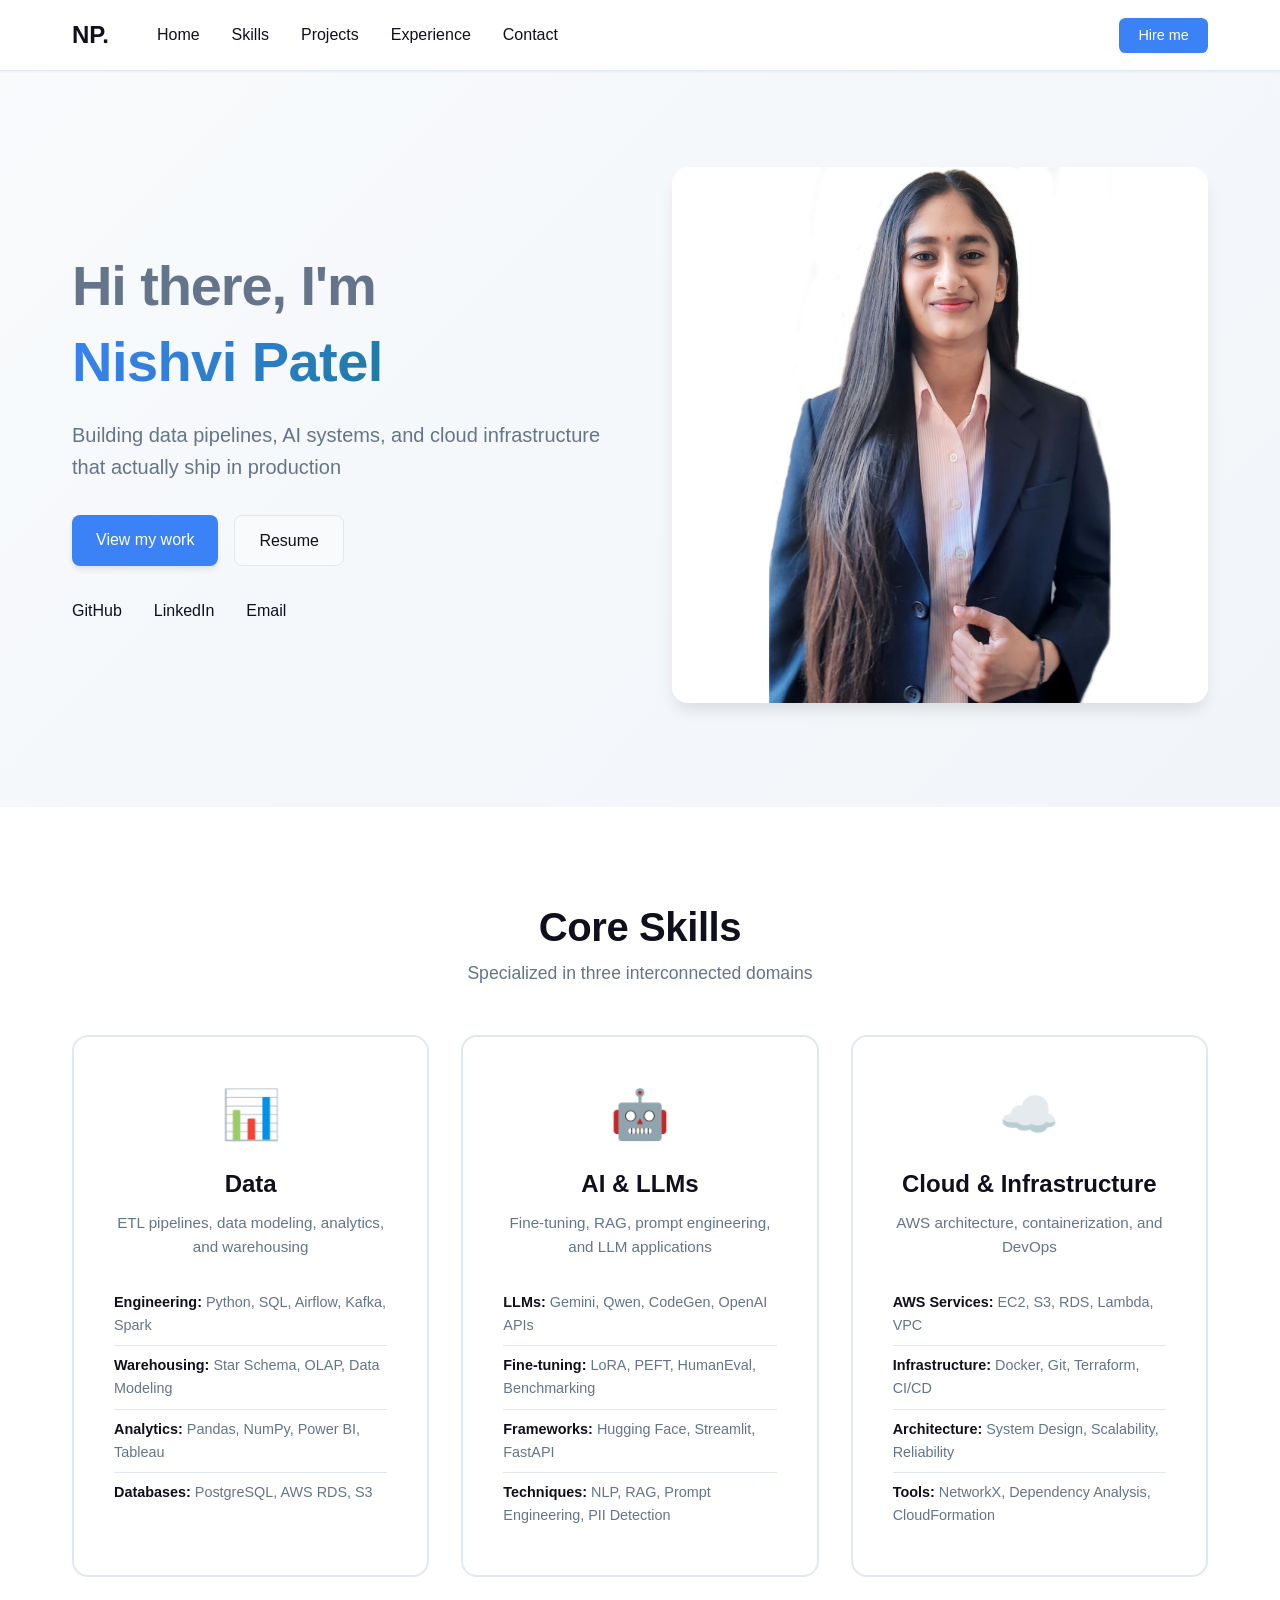
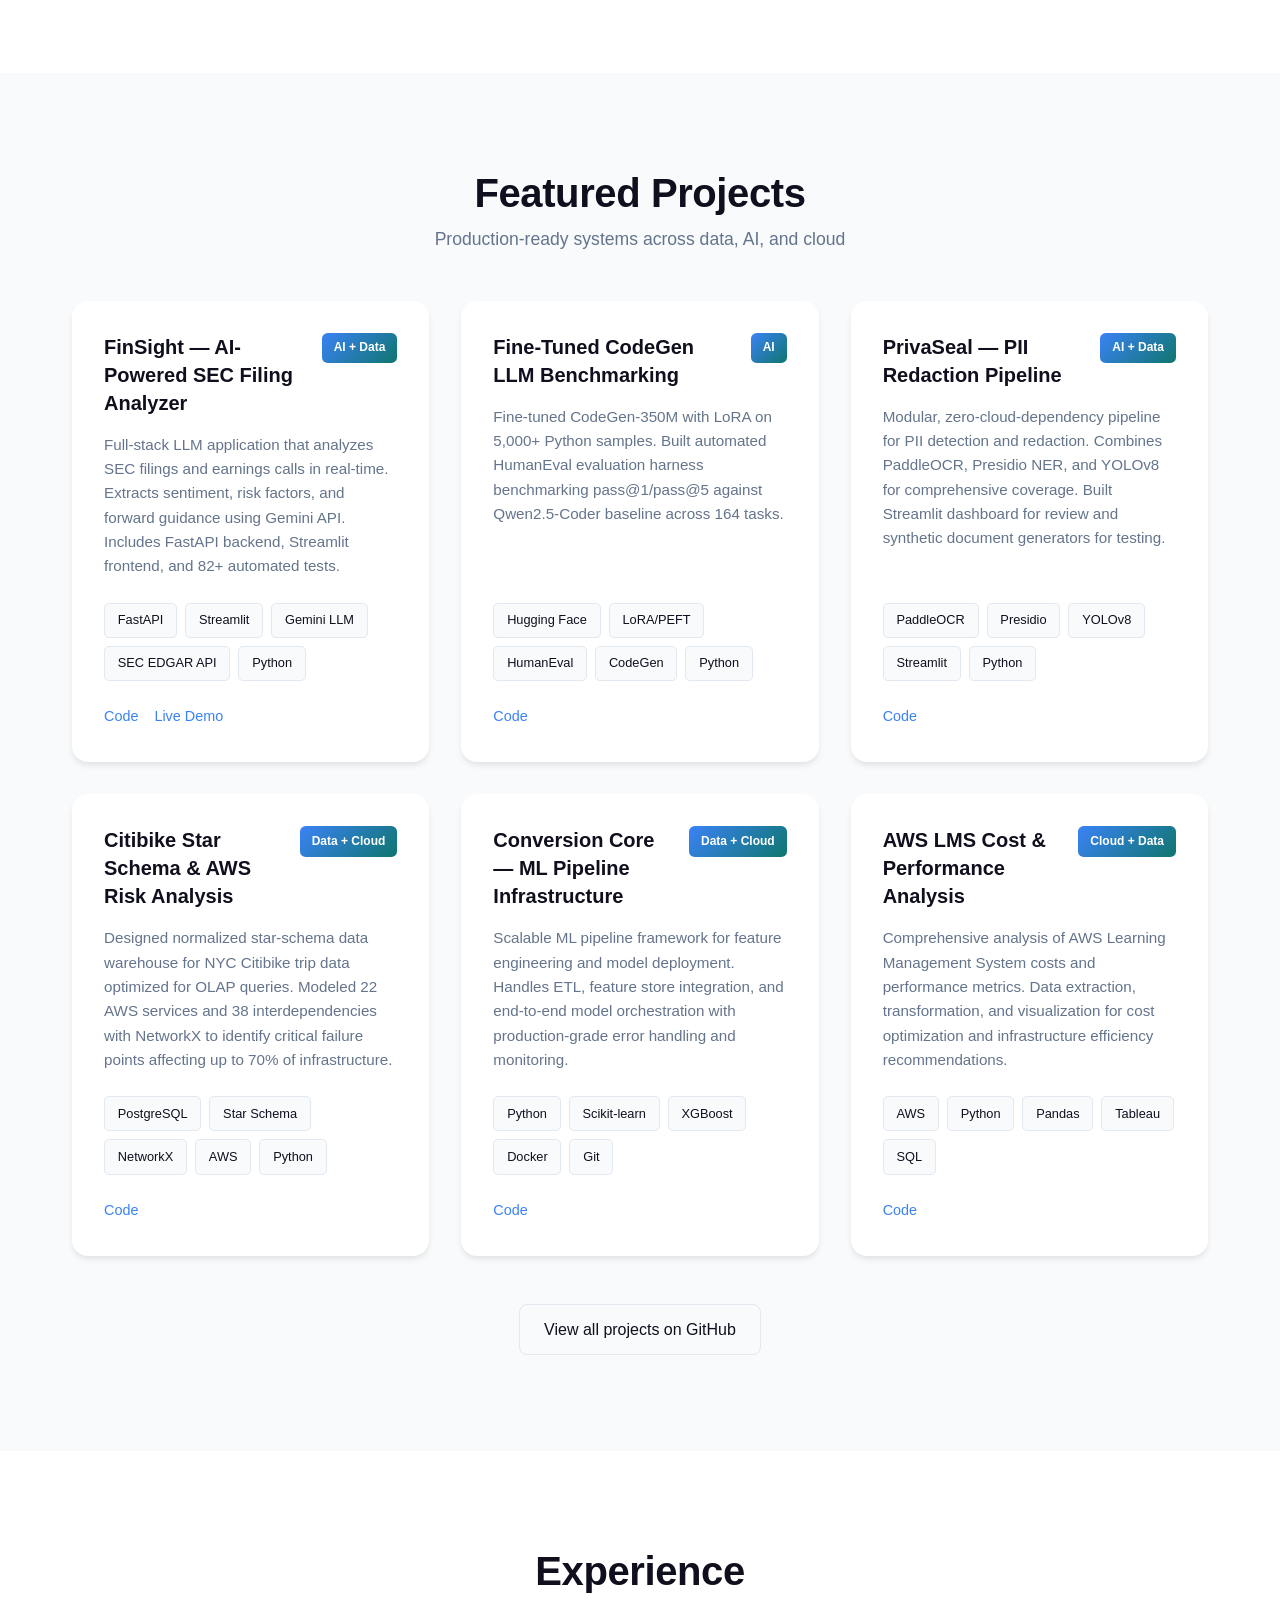
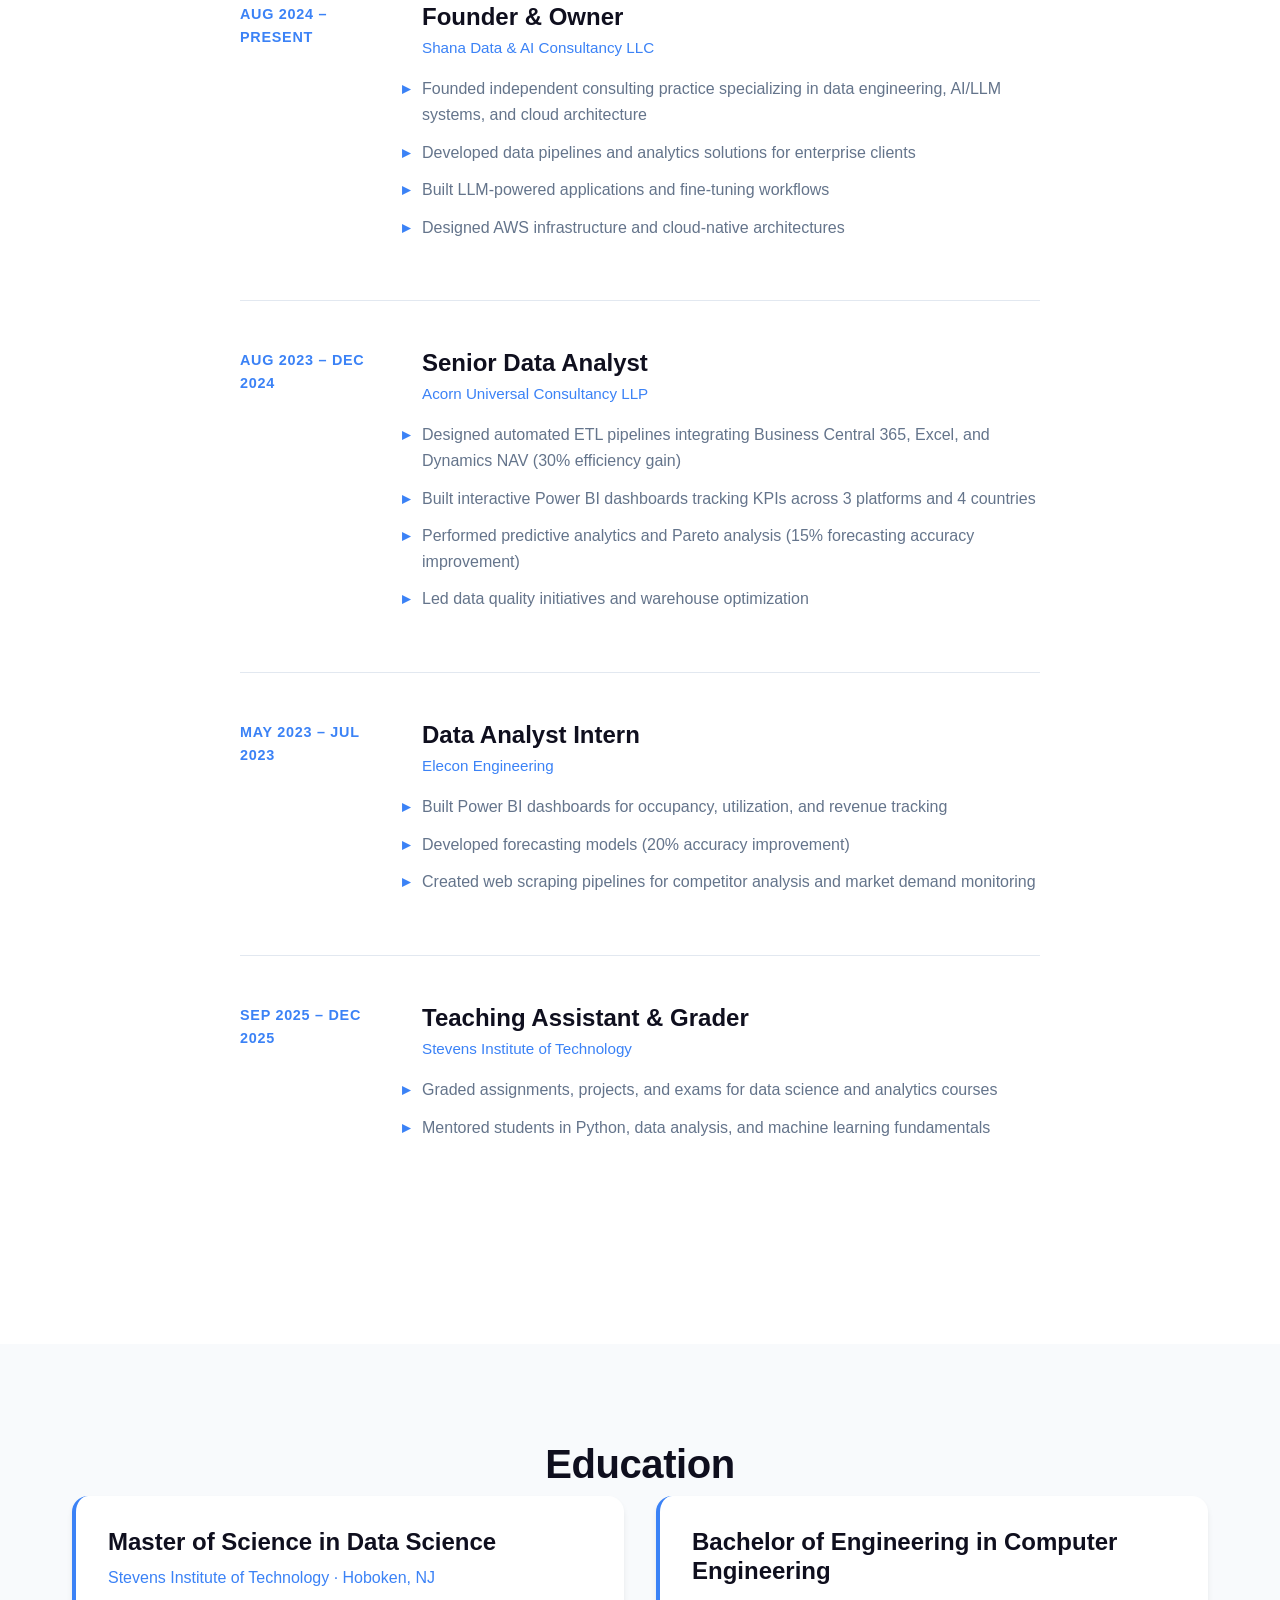
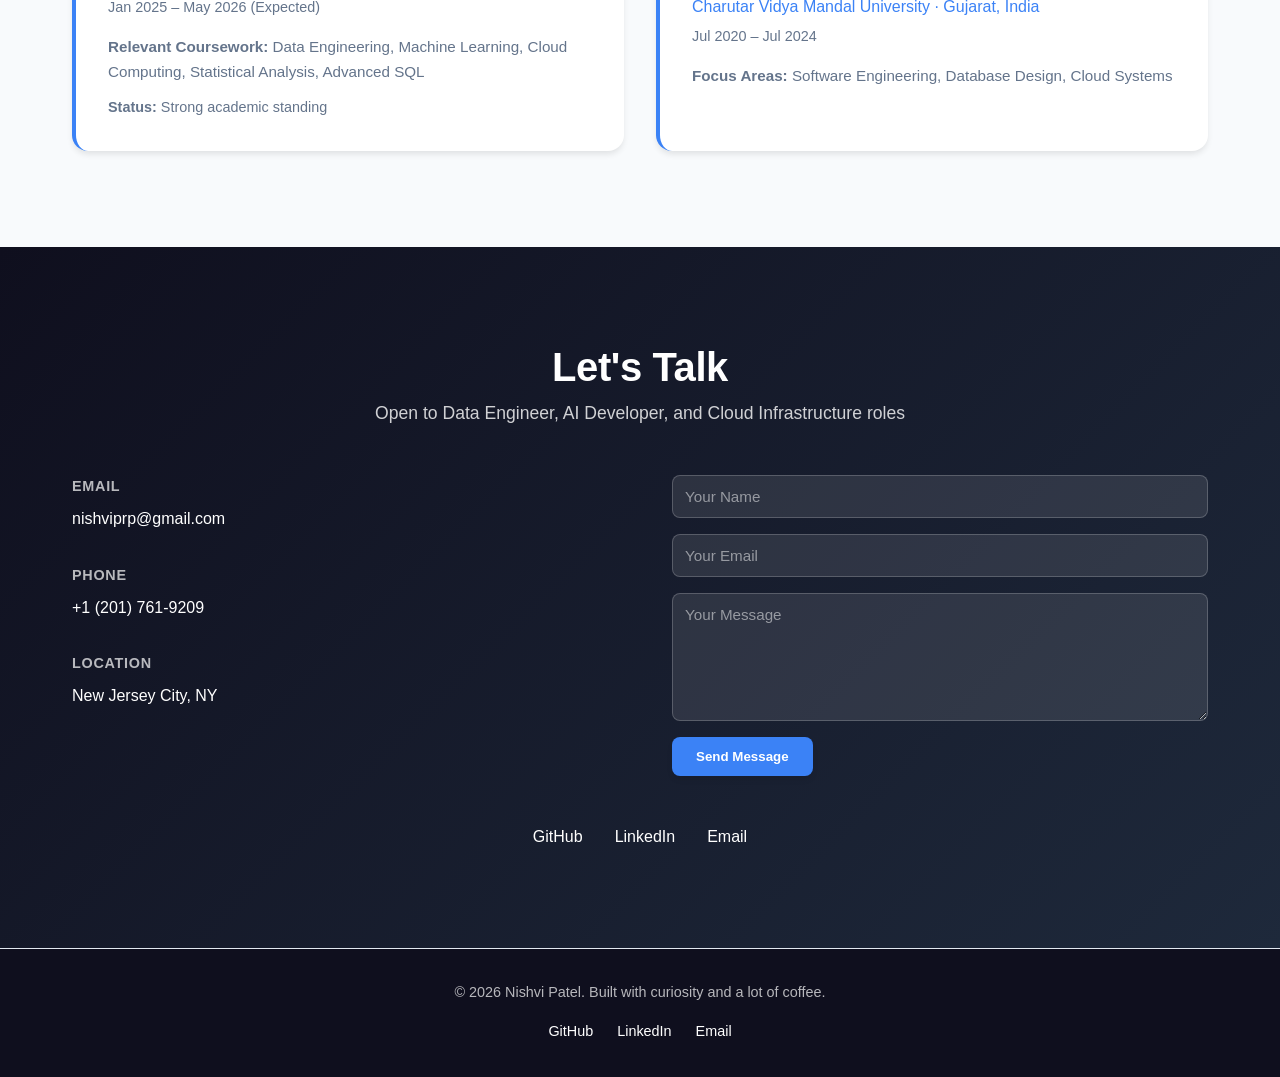
<file: index.html>
<!DOCTYPE html>
<html lang="en">
  <head>
    <meta charset="UTF-8" />
    <meta name="viewport" content="width=device-width, initial-scale=1.0" />
    <meta
      name="description"
      content="Nishvi Patel | Data Engineer & AI Developer | Specialized in Data Engineering, AI/LLMs, and Cloud Infrastructure"
    />
    <meta name="theme-color" content="#0f0f1e" />
    <title>Nishvi Patel | Data + AI + Cloud</title>
    <link rel="stylesheet" href="style.css" />
  </head>
  <body>
    <!-- Navigation -->
    <nav class="navbar">
      <div class="nav-container">
        <div class="logo">NP.</div>
        <ul class="nav-menu">
          <li><a href="#home" class="nav-link">Home</a></li>
          <li><a href="#skills" class="nav-link">Skills</a></li>
          <li><a href="#projects" class="nav-link">Projects</a></li>
          <li><a href="#experience" class="nav-link">Experience</a></li>
          <li><a href="#contact" class="nav-link">Contact</a></li>
        </ul>
        <button class="cta-btn"><a href="#contact" style="color: inherit; text-decoration: none;">Hire me</a></button>
      </div>
    </nav>

    <!-- Hero Section -->
    <section id="home" class="hero">
      <div class="hero-content">
        <div class="hero-text">
          <h1>Hi there, I'm</h1>
          <h2 class="name-title">Nishvi Patel</h2>
          <p class="hero-subtitle">
            Building data pipelines, AI systems, and cloud infrastructure
            <br>that actually ship in production
          </p>
          <div class="hero-cta">
            <a href="#projects" class="btn btn-primary">View my work</a>
            <a href="Nishvi%20Patel%20Resume.pdf" class="btn btn-secondary" download>Resume</a>
          </div>
          <div class="hero-links">
            <a href="https://github.com/Nishviprp" target="_blank">GitHub</a>
            <a href="https://www.linkedin.com/in/nishvi-patel-9186a4219" target="_blank">LinkedIn</a>
            <a href="mailto:nishviprp@gmail.com">Email</a>
          </div>
        </div>
        <div class="hero-image">
          <img src="nishvi.jpg" alt="Nishvi Patel" />
        </div>
      </div>
    </section>

    <!-- Three Pillars: Data + AI + Cloud -->
    <section id="skills" class="skills-pillars">
      <div class="container">
        <h2 class="section-title">Core Skills</h2>
        <p class="section-subtitle">Specialized in three interconnected domains</p>
        
        <div class="pillars-grid">
          <!-- Data Pillar -->
          <div class="pillar">
            <div class="pillar-icon">📊</div>
            <h3>Data</h3>
            <p>ETL pipelines, data modeling, analytics, and warehousing</p>
            <ul class="pillar-skills">
              <li><strong>Engineering:</strong> Python, SQL, Airflow, Kafka, Spark</li>
              <li><strong>Warehousing:</strong> Star Schema, OLAP, Data Modeling</li>
              <li><strong>Analytics:</strong> Pandas, NumPy, Power BI, Tableau</li>
              <li><strong>Databases:</strong> PostgreSQL, AWS RDS, S3</li>
            </ul>
          </div>

          <!-- AI Pillar -->
          <div class="pillar">
            <div class="pillar-icon">🤖</div>
            <h3>AI & LLMs</h3>
            <p>Fine-tuning, RAG, prompt engineering, and LLM applications</p>
            <ul class="pillar-skills">
              <li><strong>LLMs:</strong> Gemini, Qwen, CodeGen, OpenAI APIs</li>
              <li><strong>Fine-tuning:</strong> LoRA, PEFT, HumanEval, Benchmarking</li>
              <li><strong>Frameworks:</strong> Hugging Face, Streamlit, FastAPI</li>
              <li><strong>Techniques:</strong> NLP, RAG, Prompt Engineering, PII Detection</li>
            </ul>
          </div>

          <!-- Cloud Pillar -->
          <div class="pillar">
            <div class="pillar-icon">☁️</div>
            <h3>Cloud & Infrastructure</h3>
            <p>AWS architecture, containerization, and DevOps</p>
            <ul class="pillar-skills">
              <li><strong>AWS Services:</strong> EC2, S3, RDS, Lambda, VPC</li>
              <li><strong>Infrastructure:</strong> Docker, Git, Terraform, CI/CD</li>
              <li><strong>Architecture:</strong> System Design, Scalability, Reliability</li>
              <li><strong>Tools:</strong> NetworkX, Dependency Analysis, CloudFormation</li>
            </ul>
          </div>
        </div>
      </div>
    </section>

    <!-- Projects Section -->
    <section id="projects" class="projects">
      <div class="container">
        <h2 class="section-title">Featured Projects</h2>
        <p class="section-subtitle">Production-ready systems across data, AI, and cloud</p>

        <div class="projects-grid">
          <!-- Project 1: FinSight -->
          <div class="project-card">
            <div class="project-header">
              <h3>FinSight — AI-Powered SEC Filing Analyzer</h3>
              <span class="project-badge">AI + Data</span>
            </div>
            <p class="project-description">
              Full-stack LLM application that analyzes SEC filings and earnings calls in real-time. 
              Extracts sentiment, risk factors, and forward guidance using Gemini API. Includes FastAPI backend, 
              Streamlit frontend, and 82+ automated tests.
            </p>
            <div class="project-tech">
              <span>FastAPI</span>
              <span>Streamlit</span>
              <span>Gemini LLM</span>
              <span>SEC EDGAR API</span>
              <span>Python</span>
            </div>
            <div class="project-links">
              <a href="https://github.com/Nishviprp/finSightAi" target="_blank">Code</a>
              <a href="https://finsightaiapp.streamlit.app/" target="_blank">Live Demo</a>
            </div>
          </div>

          <!-- Project 2: CodeGen Fine-tuning -->
          <div class="project-card">
            <div class="project-header">
              <h3>Fine-Tuned CodeGen LLM Benchmarking</h3>
              <span class="project-badge">AI</span>
            </div>
            <p class="project-description">
              Fine-tuned CodeGen-350M with LoRA on 5,000+ Python samples. Built automated HumanEval 
              evaluation harness benchmarking pass@1/pass@5 against Qwen2.5-Coder baseline across 164 tasks.
            </p>
            <div class="project-tech">
              <span>Hugging Face</span>
              <span>LoRA/PEFT</span>
              <span>HumanEval</span>
              <span>CodeGen</span>
              <span>Python</span>
            </div>
            <div class="project-links">
              <a href="https://github.com/Nishviprp/CodeGen-LLM" target="_blank">Code</a>
            </div>
          </div>

          <!-- Project 3: PrivaSeal -->
          <div class="project-card">
            <div class="project-header">
              <h3>PrivaSeal — PII Redaction Pipeline</h3>
              <span class="project-badge">AI + Data</span>
            </div>
            <p class="project-description">
              Modular, zero-cloud-dependency pipeline for PII detection and redaction. Combines PaddleOCR, 
              Presidio NER, and YOLOv8 for comprehensive coverage. Built Streamlit dashboard for review and 
              synthetic document generators for testing.
            </p>
            <div class="project-tech">
              <span>PaddleOCR</span>
              <span>Presidio</span>
              <span>YOLOv8</span>
              <span>Streamlit</span>
              <span>Python</span>
            </div>
            <div class="project-links">
              <a href="https://github.com/koensantos/privaseal-project" target="_blank">Code</a>
            </div>
          </div>

          <!-- Project 4: Citibike Data Warehouse -->
          <div class="project-card">
            <div class="project-header">
              <h3>Citibike Star Schema & AWS Risk Analysis</h3>
              <span class="project-badge">Data + Cloud</span>
            </div>
            <p class="project-description">
              Designed normalized star-schema data warehouse for NYC Citibike trip data optimized for OLAP queries. 
              Modeled 22 AWS services and 38 interdependencies with NetworkX to identify critical failure points 
              affecting up to 70% of infrastructure.
            </p>
            <div class="project-tech">
              <span>PostgreSQL</span>
              <span>Star Schema</span>
              <span>NetworkX</span>
              <span>AWS</span>
              <span>Python</span>
            </div>
            <div class="project-links">
              <a href="https://github.com/Nishviprp/citibike-star-schema" target="_blank">Code</a>
            </div>
          </div>

          <!-- Project 5: Conversion Core -->
          <div class="project-card">
            <div class="project-header">
              <h3>Conversion Core — ML Pipeline Infrastructure</h3>
              <span class="project-badge">Data + Cloud</span>
            </div>
            <p class="project-description">
              Scalable ML pipeline framework for feature engineering and model deployment. 
              Handles ETL, feature store integration, and end-to-end model orchestration with 
              production-grade error handling and monitoring.
            </p>
            <div class="project-tech">
              <span>Python</span>
              <span>Scikit-learn</span>
              <span>XGBoost</span>
              <span>Docker</span>
              <span>Git</span>
            </div>
            <div class="project-links">
              <a href="https://github.com/Nishviprp/Conversion-Core" target="_blank">Code</a>
            </div>
          </div>

          <!-- Project 6: AWS LMS Analysis -->
          <div class="project-card">
            <div class="project-header">
              <h3>AWS LMS Cost & Performance Analysis</h3>
              <span class="project-badge">Cloud + Data</span>
            </div>
            <p class="project-description">
              Comprehensive analysis of AWS Learning Management System costs and performance metrics. 
              Data extraction, transformation, and visualization for cost optimization and infrastructure 
              efficiency recommendations.
            </p>
            <div class="project-tech">
              <span>AWS</span>
              <span>Python</span>
              <span>Pandas</span>
              <span>Tableau</span>
              <span>SQL</span>
            </div>
            <div class="project-links">
              <a href="https://github.com/Nishviprp/aws-lms-analysis" target="_blank">Code</a>
            </div>
          </div>
        </div>

        <div class="view-all">
          <a href="https://github.com/Nishviprp?tab=repositories" target="_blank" class="btn btn-secondary">
            View all projects on GitHub
          </a>
        </div>
      </div>
    </section>

    <!-- Experience Section -->
    <section id="experience" class="experience">
      <div class="container">
        <h2 class="section-title">Experience</h2>

        <div class="experience-timeline">
          <!-- Shana Data & AI Consultancy -->
          <div class="experience-item">
            <div class="exp-date">Aug 2024 – Present</div>
            <div class="exp-content">
              <h3>Founder & Owner</h3>
              <p class="exp-company">Shana Data & AI Consultancy LLC</p>
              <ul class="exp-points">
                <li>Founded independent consulting practice specializing in data engineering, AI/LLM systems, and cloud architecture</li>
                <li>Developed data pipelines and analytics solutions for enterprise clients</li>
                <li>Built LLM-powered applications and fine-tuning workflows</li>
                <li>Designed AWS infrastructure and cloud-native architectures</li>
              </ul>
            </div>
          </div>

          <!-- Senior Data Analyst -->
          <div class="experience-item">
            <div class="exp-date">Aug 2023 – Dec 2024</div>
            <div class="exp-content">
              <h3>Senior Data Analyst</h3>
              <p class="exp-company">Acorn Universal Consultancy LLP</p>
              <ul class="exp-points">
                <li>Designed automated ETL pipelines integrating Business Central 365, Excel, and Dynamics NAV (30% efficiency gain)</li>
                <li>Built interactive Power BI dashboards tracking KPIs across 3 platforms and 4 countries</li>
                <li>Performed predictive analytics and Pareto analysis (15% forecasting accuracy improvement)</li>
                <li>Led data quality initiatives and warehouse optimization</li>
              </ul>
            </div>
          </div>

          <!-- Data Analyst Intern -->
          <div class="experience-item">
            <div class="exp-date">May 2023 – Jul 2023</div>
            <div class="exp-content">
              <h3>Data Analyst Intern</h3>
              <p class="exp-company">Elecon Engineering</p>
              <ul class="exp-points">
                <li>Built Power BI dashboards for occupancy, utilization, and revenue tracking</li>
                <li>Developed forecasting models (20% accuracy improvement)</li>
                <li>Created web scraping pipelines for competitor analysis and market demand monitoring</li>
              </ul>
            </div>
          </div>

          <!-- Teaching Assistant -->
          <div class="experience-item">
            <div class="exp-date">Sep 2025 – Dec 2025</div>
            <div class="exp-content">
              <h3>Teaching Assistant & Grader</h3>
              <p class="exp-company">Stevens Institute of Technology</p>
              <ul class="exp-points">
                <li>Graded assignments, projects, and exams for data science and analytics courses</li>
                <li>Mentored students in Python, data analysis, and machine learning fundamentals</li>
              </ul>
            </div>
          </div>
        </div>
      </div>
    </section>

    <!-- Education Section -->
    <section id="education" class="education">
      <div class="container">
        <h2 class="section-title">Education</h2>

        <div class="education-grid">
          <div class="education-card">
            <h3>Master of Science in Data Science</h3>
            <p class="edu-school">Stevens Institute of Technology · Hoboken, NJ</p>
            <p class="edu-dates">Jan 2025 – May 2026 (Expected)</p>
            <p class="edu-details">
              <strong>Relevant Coursework:</strong> Data Engineering, Machine Learning, Cloud Computing, 
              Statistical Analysis, Advanced SQL
            </p>
            <p class="edu-gpa"><strong>Status:</strong> Strong academic standing</p>
          </div>

          <div class="education-card">
            <h3>Bachelor of Engineering in Computer Engineering</h3>
            <p class="edu-school">Charutar Vidya Mandal University · Gujarat, India</p>
            <p class="edu-dates">Jul 2020 – Jul 2024</p>
            <p class="edu-details">
              <strong>Focus Areas:</strong> Software Engineering, Database Design, Cloud Systems
            </p>
          </div>
        </div>
      </div>
    </section>

    <!-- Contact Section -->
    <section id="contact" class="contact">
      <div class="container">
        <h2 class="section-title">Let's Talk</h2>
        <p class="section-subtitle">Open to Data Engineer, AI Developer, and Cloud Infrastructure roles</p>

        <div class="contact-content">
          <div class="contact-info">
            <div class="contact-item">
              <span class="contact-label">Email</span>
              <a href="mailto:nishviprp@gmail.com">nishviprp@gmail.com</a>
            </div>
            <div class="contact-item">
              <span class="contact-label">Phone</span>
              <a href="tel:+12017619209">+1 (201) 761-9209</a>
            </div>
            <div class="contact-item">
              <span class="contact-label">Location</span>
              <p>New Jersey City, NY</p>
            </div>
          </div>

          <form class="contact-form" id="contactForm">
            <input type="text" placeholder="Your Name" required />
            <input type="email" placeholder="Your Email" required />
            <textarea placeholder="Your Message" rows="6" required></textarea>
            <button type="submit" class="btn btn-primary">Send Message</button>
          </form>
        </div>

        <div class="contact-links">
          <a href="https://github.com/Nishviprp" target="_blank">GitHub</a>
          <a href="https://www.linkedin.com/in/nishvi-patel-9186a4219" target="_blank">LinkedIn</a>
          <a href="mailto:nishviprp@gmail.com">Email</a>
        </div>
      </div>
    </section>

    <!-- Footer -->
    <footer class="footer">
      <div class="container">
        <p>© 2026 Nishvi Patel. Built with curiosity and a lot of coffee.</p>
        <div class="footer-links">
          <a href="https://github.com/Nishviprp" target="_blank">GitHub</a>
          <a href="https://www.linkedin.com/in/nishvi-patel-9186a4219" target="_blank">LinkedIn</a>
          <a href="mailto:nishviprp@gmail.com">Email</a>
        </div>
      </div>
    </footer>

    <script src="script.js"></script>
  </body>
</html>
</file>
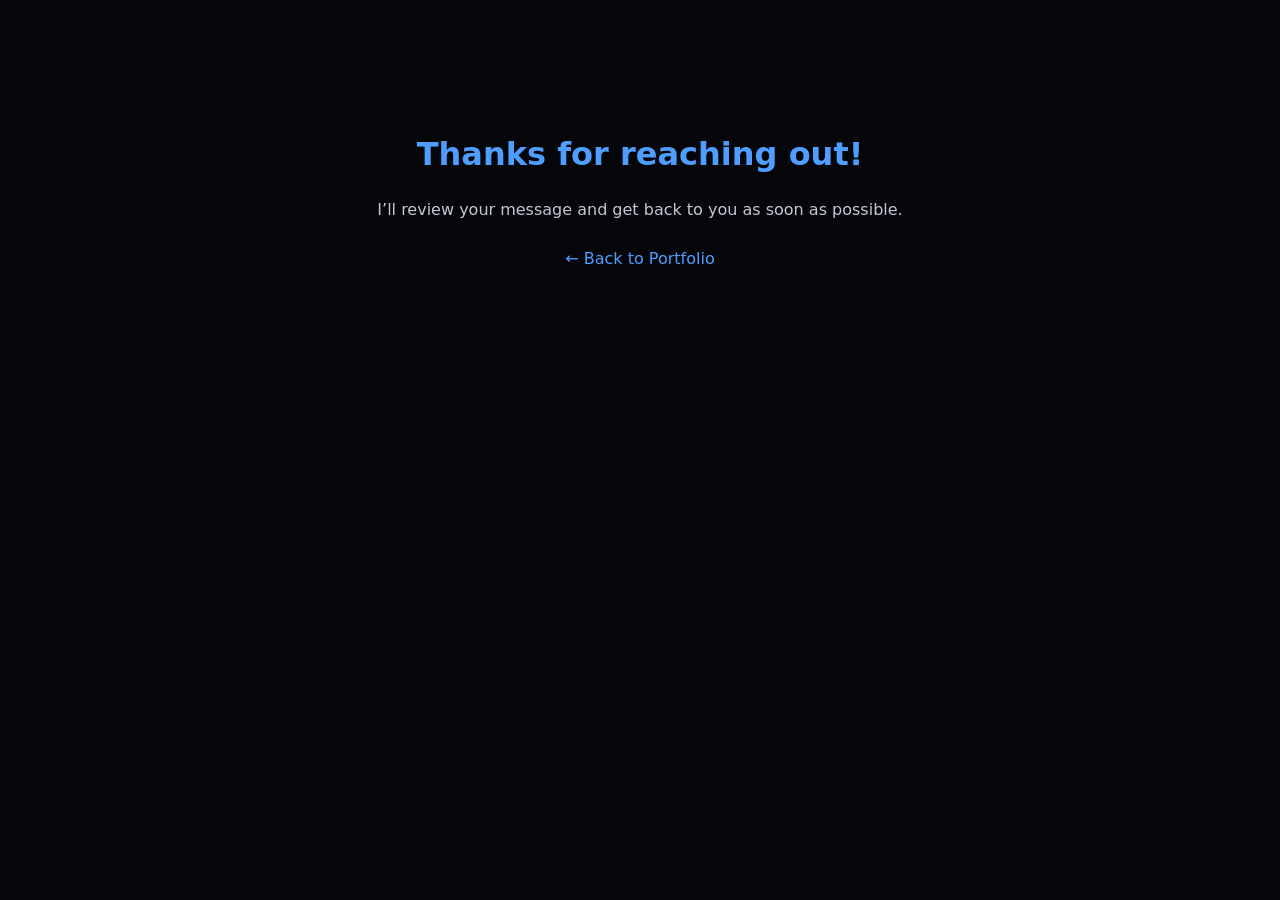
<file: thank-you.html>
<!DOCTYPE html>
<html lang="en">
<head>
  <meta charset="UTF-8" />
  <meta name="viewport" content="width=device-width, initial-scale=1.0" />
  <title>Thank You – Raj Patel</title>
  <style>
    body {
      font-family: system-ui, -apple-system, BlinkMacSystemFont, "Segoe UI", sans-serif;
      background: #05060a;
      color: #f5f5f7;
      text-align: center;
      padding: 100px 20px;
      line-height: 1.6;
    }
    .container {
      max-width: 600px;
      margin: 0 auto;
    }
    h1 {
      font-size: 2rem;
      margin-bottom: 1rem;
      color: #4f9dff;
    }
    p {
      margin-bottom: 1.5rem;
      color: #c4c6d5;
    }
    a {
      color: #4f9dff;
      text-decoration: none;
      font-weight: 500;
    }
    a:hover {
      text-decoration: underline;
    }
  </style>
</head>
<body>
  <div class="container">
    <h1>Thanks for reaching out!</h1>
    <p>I’ll review your message and get back to you as soon as possible.</p>
    <p><a href="index.html">← Back to Portfolio</a></p>
  </div>
</body>
</html>
</file>
<file: style.css>
/* ===========================
   GLOBAL STYLES
   =========================== */

:root {
  --primary: #3b82f6;
  --secondary: #1e293b;
  --accent: #0f766e;
  --text-dark: #0f0f1e;
  --text-light: #64748b;
  --bg-light: #f8fafc;
  --bg-darker: #1e293b;
  --border: #e2e8f0;
  --success: #10b981;
  --warning: #f59e0b;

  --transition: all 0.3s cubic-bezier(0.4, 0, 0.2, 1);
  --shadow-sm: 0 1px 2px 0 rgba(0, 0, 0, 0.05);
  --shadow-md: 0 4px 6px -1px rgba(0, 0, 0, 0.1);
  --shadow-lg: 0 10px 15px -3px rgba(0, 0, 0, 0.1);
}

* {
  margin: 0;
  padding: 0;
  box-sizing: border-box;
}

html {
  scroll-behavior: smooth;
}

body {
  font-family: -apple-system, BlinkMacSystemFont, "Segoe UI", Roboto, "Helvetica Neue", Arial, sans-serif;
  background: #ffffff;
  color: var(--text-dark);
  line-height: 1.6;
  overflow-x: hidden;
}

/* ===========================
   TYPOGRAPHY
   =========================== */

h1, h2, h3, h4, h5, h6 {
  font-weight: 600;
  line-height: 1.2;
}

h1 {
  font-size: 3.5rem;
  font-weight: 700;
  letter-spacing: -0.02em;
}

h2 {
  font-size: 2.5rem;
  font-weight: 700;
  letter-spacing: -0.01em;
  margin-bottom: 1rem;
}

h3 {
  font-size: 1.5rem;
  font-weight: 600;
}

p {
  color: var(--text-light);
  margin-bottom: 1rem;
}

a {
  color: var(--primary);
  text-decoration: none;
  transition: var(--transition);
}

a:hover {
  opacity: 0.8;
}

/* ===========================
   UTILITIES
   =========================== */

.container {
  max-width: 1200px;
  margin: 0 auto;
  padding: 0 2rem;
}

.section-title {
  text-align: center;
  color: var(--text-dark);
  margin-bottom: 0.5rem;
}

.section-subtitle {
  text-align: center;
  color: var(--text-light);
  font-size: 1.1rem;
  margin-bottom: 3rem;
}

/* ===========================
   BUTTONS
   =========================== */

.btn {
  display: inline-block;
  padding: 0.75rem 1.5rem;
  border-radius: 0.5rem;
  font-weight: 500;
  transition: var(--transition);
  cursor: pointer;
  border: none;
  text-align: center;
  white-space: nowrap;
}

.btn-primary {
  background: var(--primary);
  color: white;
  box-shadow: var(--shadow-md);
}

.btn-primary:hover {
  background: #2563eb;
  box-shadow: var(--shadow-lg);
}

.btn-secondary {
  background: var(--bg-light);
  color: var(--text-dark);
  border: 1px solid var(--border);
}

.btn-secondary:hover {
  background: var(--border);
  color: var(--text-dark);
}

.cta-btn {
  background: var(--primary);
  color: white;
  padding: 0.6rem 1.2rem;
  border-radius: 0.4rem;
  border: none;
  font-weight: 500;
  cursor: pointer;
  transition: var(--transition);
  font-size: 0.9rem;
}

.cta-btn:hover {
  background: #2563eb;
}

/* ===========================
   NAVBAR
   =========================== */

.navbar {
  background: white;
  border-bottom: 1px solid var(--border);
  padding: 1rem 0;
  position: sticky;
  top: 0;
  z-index: 1000;
  box-shadow: var(--shadow-sm);
}

.nav-container {
  max-width: 1200px;
  margin: 0 auto;
  padding: 0 2rem;
  display: flex;
  justify-content: space-between;
  align-items: center;
}

.logo {
  font-size: 1.5rem;
  font-weight: 700;
  color: var(--text-dark);
  cursor: pointer;
}

.nav-menu {
  display: flex;
  list-style: none;
  gap: 2rem;
  flex: 1;
  margin-left: 3rem;
}

.nav-link {
  color: var(--text-dark);
  font-weight: 500;
  transition: var(--transition);
}

.nav-link:hover {
  color: var(--primary);
}

/* ===========================
   HERO SECTION
   =========================== */

.hero {
  padding: 6rem 0;
  background: linear-gradient(135deg, #f8fafc 0%, #f1f5f9 100%);
}

.hero-content {
  max-width: 1200px;
  margin: 0 auto;
  padding: 0 2rem;
  display: grid;
  grid-template-columns: 1fr 1fr;
  gap: 4rem;
  align-items: center;
}

.hero-text h1 {
  color: var(--text-light);
  margin-bottom: 0;
}

.name-title {
  color: var(--text-dark);
  font-size: 3.5rem;
  background: linear-gradient(135deg, var(--primary), var(--accent));
  -webkit-background-clip: text;
  -webkit-text-fill-color: transparent;
  background-clip: text;
  margin: 0.5rem 0 1.5rem 0;
}

.hero-subtitle {
  font-size: 1.25rem;
  color: var(--text-light);
  margin-bottom: 2rem;
  line-height: 1.6;
}

.hero-cta {
  display: flex;
  gap: 1rem;
  margin-bottom: 2rem;
  flex-wrap: wrap;
}

.hero-links {
  display: flex;
  gap: 2rem;
  font-weight: 500;
}

.hero-links a {
  color: var(--text-dark);
  border-bottom: 2px solid transparent;
  transition: var(--transition);
}

.hero-links a:hover {
  color: var(--primary);
  border-bottom-color: var(--primary);
}

.hero-image img {
  width: 100%;
  border-radius: 1rem;
  box-shadow: var(--shadow-lg);
  object-fit: cover;
}

/* ===========================
   SKILLS PILLARS SECTION
   =========================== */

.skills-pillars {
  padding: 6rem 0;
  background: white;
}

.pillars-grid {
  display: grid;
  grid-template-columns: repeat(auto-fit, minmax(350px, 1fr));
  gap: 2rem;
}

.pillar {
  background: white;
  border: 2px solid var(--border);
  border-radius: 1rem;
  padding: 2.5rem;
  transition: var(--transition);
  text-align: center;
}

.pillar:hover {
  border-color: var(--primary);
  box-shadow: var(--shadow-lg);
  transform: translateY(-4px);
}

.pillar-icon {
  font-size: 3rem;
  margin-bottom: 1rem;
}

.pillar h3 {
  color: var(--text-dark);
  margin-bottom: 0.75rem;
  font-size: 1.5rem;
}

.pillar > p {
  color: var(--text-light);
  margin-bottom: 1.5rem;
  font-size: 0.95rem;
}

.pillar-skills {
  list-style: none;
  text-align: left;
}

.pillar-skills li {
  padding: 0.5rem 0;
  color: var(--text-light);
  font-size: 0.9rem;
  border-bottom: 1px solid var(--border);
}

.pillar-skills li:last-child {
  border-bottom: none;
}

.pillar-skills strong {
  color: var(--text-dark);
}

/* ===========================
   PROJECTS SECTION
   =========================== */

.projects {
  padding: 6rem 0;
  background: var(--bg-light);
}

.projects-grid {
  display: grid;
  grid-template-columns: repeat(auto-fill, minmax(350px, 1fr));
  gap: 2rem;
  margin-bottom: 3rem;
}

.project-card {
  background: white;
  border-radius: 1rem;
  padding: 2rem;
  box-shadow: var(--shadow-md);
  transition: var(--transition);
  display: flex;
  flex-direction: column;
}

.project-card:hover {
  box-shadow: var(--shadow-lg);
  transform: translateY(-6px);
}

.project-header {
  display: flex;
  justify-content: space-between;
  align-items: flex-start;
  gap: 1rem;
  margin-bottom: 1rem;
}

.project-header h3 {
  flex: 1;
  color: var(--text-dark);
  font-size: 1.25rem;
  line-height: 1.4;
}

.project-badge {
  display: inline-block;
  background: linear-gradient(135deg, var(--primary), var(--accent));
  color: white;
  padding: 0.35rem 0.75rem;
  border-radius: 0.35rem;
  font-size: 0.75rem;
  font-weight: 600;
  white-space: nowrap;
}

.project-description {
  color: var(--text-light);
  font-size: 0.95rem;
  margin-bottom: 1.5rem;
  flex: 1;
  line-height: 1.6;
}

.project-tech {
  display: flex;
  flex-wrap: wrap;
  gap: 0.5rem;
  margin-bottom: 1.5rem;
}

.project-tech span {
  display: inline-block;
  background: var(--bg-light);
  color: var(--text-dark);
  padding: 0.4rem 0.8rem;
  border-radius: 0.3rem;
  font-size: 0.8rem;
  font-weight: 500;
  border: 1px solid var(--border);
}

.project-links {
  display: flex;
  gap: 1rem;
  margin-top: auto;
}

.project-links a {
  color: var(--primary);
  font-weight: 500;
  font-size: 0.9rem;
  border-bottom: 2px solid transparent;
  transition: var(--transition);
}

.project-links a:hover {
  border-bottom-color: var(--primary);
}

.view-all {
  text-align: center;
  margin-top: 2rem;
}

/* ===========================
   EXPERIENCE SECTION
   =========================== */

.experience {
  padding: 6rem 0;
  background: white;
}

.experience-timeline {
  max-width: 800px;
  margin: 0 auto;
}

.experience-item {
  display: grid;
  grid-template-columns: 150px 1fr;
  gap: 2rem;
  margin-bottom: 3rem;
  padding-bottom: 3rem;
  border-bottom: 1px solid var(--border);
}

.experience-item:last-child {
  border-bottom: none;
}

.exp-date {
  color: var(--primary);
  font-weight: 600;
  font-size: 0.9rem;
  text-transform: uppercase;
  letter-spacing: 0.05em;
}

.exp-content h3 {
  color: var(--text-dark);
  margin-bottom: 0.25rem;
}

.exp-company {
  color: var(--primary);
  font-weight: 500;
  font-size: 0.95rem;
  margin-bottom: 0.75rem;
}

.exp-points {
  list-style: none;
  margin-top: 1rem;
}

.exp-points li {
  color: var(--text-light);
  margin-bottom: 0.75rem;
  padding-left: 0;
  position: relative;
  line-height: 1.6;
}

.exp-points li::before {
  content: "▸";
  position: absolute;
  left: -1.25rem;
  color: var(--primary);
  font-weight: bold;
}

/* ===========================
   EDUCATION SECTION
   =========================== */

.education {
  padding: 6rem 0;
  background: var(--bg-light);
}

.education-grid {
  display: grid;
  grid-template-columns: repeat(auto-fit, minmax(350px, 1fr));
  gap: 2rem;
}

.education-card {
  background: white;
  padding: 2rem;
  border-radius: 1rem;
  border-left: 4px solid var(--primary);
  box-shadow: var(--shadow-md);
  transition: var(--transition);
}

.education-card:hover {
  box-shadow: var(--shadow-lg);
}

.education-card h3 {
  color: var(--text-dark);
  margin-bottom: 0.5rem;
}

.edu-school {
  color: var(--primary);
  font-weight: 500;
  margin-bottom: 0.35rem;
}

.edu-dates {
  color: var(--text-light);
  font-size: 0.9rem;
  margin-bottom: 1rem;
}

.edu-details {
  color: var(--text-light);
  font-size: 0.95rem;
  margin-bottom: 0.75rem;
  line-height: 1.6;
}

.edu-gpa {
  color: var(--text-light);
  font-size: 0.9rem;
  margin-bottom: 0;
}

/* ===========================
   CONTACT SECTION
   =========================== */

.contact {
  padding: 6rem 0;
  background: linear-gradient(135deg, var(--text-dark), var(--bg-darker));
  color: white;
}

.contact .section-title {
  color: white;
}

.contact .section-subtitle {
  color: rgba(255, 255, 255, 0.8);
}

.contact-content {
  display: grid;
  grid-template-columns: 1fr 1fr;
  gap: 4rem;
  margin-bottom: 3rem;
}

.contact-info {
  display: flex;
  flex-direction: column;
  gap: 2rem;
}

.contact-item {
  display: flex;
  flex-direction: column;
  gap: 0.5rem;
}

.contact-label {
  font-weight: 600;
  font-size: 0.9rem;
  text-transform: uppercase;
  letter-spacing: 0.05em;
  color: rgba(255, 255, 255, 0.7);
}

.contact-item a,
.contact-item p {
  color: white;
  font-size: 1rem;
  font-weight: 500;
}

.contact-form {
  display: flex;
  flex-direction: column;
  gap: 1rem;
}

.contact-form input,
.contact-form textarea {
  padding: 0.75rem;
  border: 1px solid rgba(255, 255, 255, 0.2);
  border-radius: 0.5rem;
  background: rgba(255, 255, 255, 0.1);
  color: white;
  font-family: inherit;
  font-size: 0.95rem;
  transition: var(--transition);
}

.contact-form input::placeholder,
.contact-form textarea::placeholder {
  color: rgba(255, 255, 255, 0.5);
}

.contact-form input:focus,
.contact-form textarea:focus {
  outline: none;
  background: rgba(255, 255, 255, 0.15);
  border-color: var(--primary);
}

.contact-form button {
  align-self: flex-start;
  background: var(--primary);
  color: white;
  padding: 0.75rem 1.5rem;
  border: none;
  border-radius: 0.5rem;
  font-weight: 600;
  cursor: pointer;
  transition: var(--transition);
}

.contact-form button:hover {
  background: #2563eb;
}

.contact-links {
  display: flex;
  justify-content: center;
  gap: 2rem;
  margin-top: 2rem;
  flex-wrap: wrap;
}

.contact-links a {
  color: white;
  font-weight: 500;
  border-bottom: 2px solid transparent;
  transition: var(--transition);
}

.contact-links a:hover {
  border-bottom-color: var(--primary);
}

/* ===========================
   FOOTER
   =========================== */

.footer {
  background: var(--text-dark);
  color: white;
  padding: 2rem 0;
  text-align: center;
  border-top: 1px solid var(--border);
}

.footer .container {
  display: flex;
  flex-direction: column;
  gap: 1rem;
  align-items: center;
}

.footer p {
  color: rgba(255, 255, 255, 0.7);
  font-size: 0.9rem;
  margin: 0;
}

.footer-links {
  display: flex;
  gap: 1.5rem;
}

.footer-links a {
  color: white;
  font-weight: 500;
  font-size: 0.9rem;
  border-bottom: 2px solid transparent;
  transition: var(--transition);
}

.footer-links a:hover {
  color: var(--primary);
  border-bottom-color: var(--primary);
}

/* ===========================
   RESPONSIVE DESIGN
   =========================== */

@media (max-width: 768px) {
  h1 {
    font-size: 2.5rem;
  }

  h2 {
    font-size: 1.75rem;
  }

  .nav-menu {
    gap: 1rem;
    margin-left: 1rem;
  }

  .hero-content {
    grid-template-columns: 1fr;
    gap: 2rem;
  }

  .hero-image {
    order: -1;
  }

  .hero-links {
    gap: 1.5rem;
  }

  .pillars-grid {
    grid-template-columns: 1fr;
  }

  .projects-grid {
    grid-template-columns: 1fr;
  }

  .contact-content {
    grid-template-columns: 1fr;
    gap: 2rem;
  }

  .experience-item {
    grid-template-columns: 1fr;
    gap: 1rem;
  }

  .exp-date {
    margin-bottom: 0.5rem;
  }

  .hero-cta {
    flex-direction: column;
  }

  .hero-cta .btn {
    width: 100%;
    text-align: center;
  }
}

@media (max-width: 480px) {
  body {
    font-size: 14px;
  }

  h1 {
    font-size: 1.75rem;
  }

  h2 {
    font-size: 1.5rem;
  }

  h3 {
    font-size: 1.1rem;
  }

  .container {
    padding: 0 1rem;
  }

  .nav-menu {
    display: none;
  }

  .cta-btn {
    display: none;
  }

  .hero {
    padding: 3rem 0;
  }

  .hero-text h1 {
    font-size: 1.5rem;
  }

  .name-title {
    font-size: 2rem;
  }

  .hero-subtitle {
    font-size: 1rem;
  }

  .hero-links {
    flex-wrap: wrap;
    gap: 1rem;
    font-size: 0.9rem;
  }

  .section-title {
    font-size: 1.75rem;
  }

  .pillars-grid {
    gap: 1.5rem;
  }

  .pillar {
    padding: 1.5rem;
  }

  .project-header {
    flex-direction: column;
    gap: 0.5rem;
  }

  .project-badge {
    align-self: flex-start;
  }

  .contact-links {
    gap: 1rem;
  }

  .experience-timeline {
    max-width: 100%;
  }

  .education-grid {
    grid-template-columns: 1fr;
  }
}
</file>
